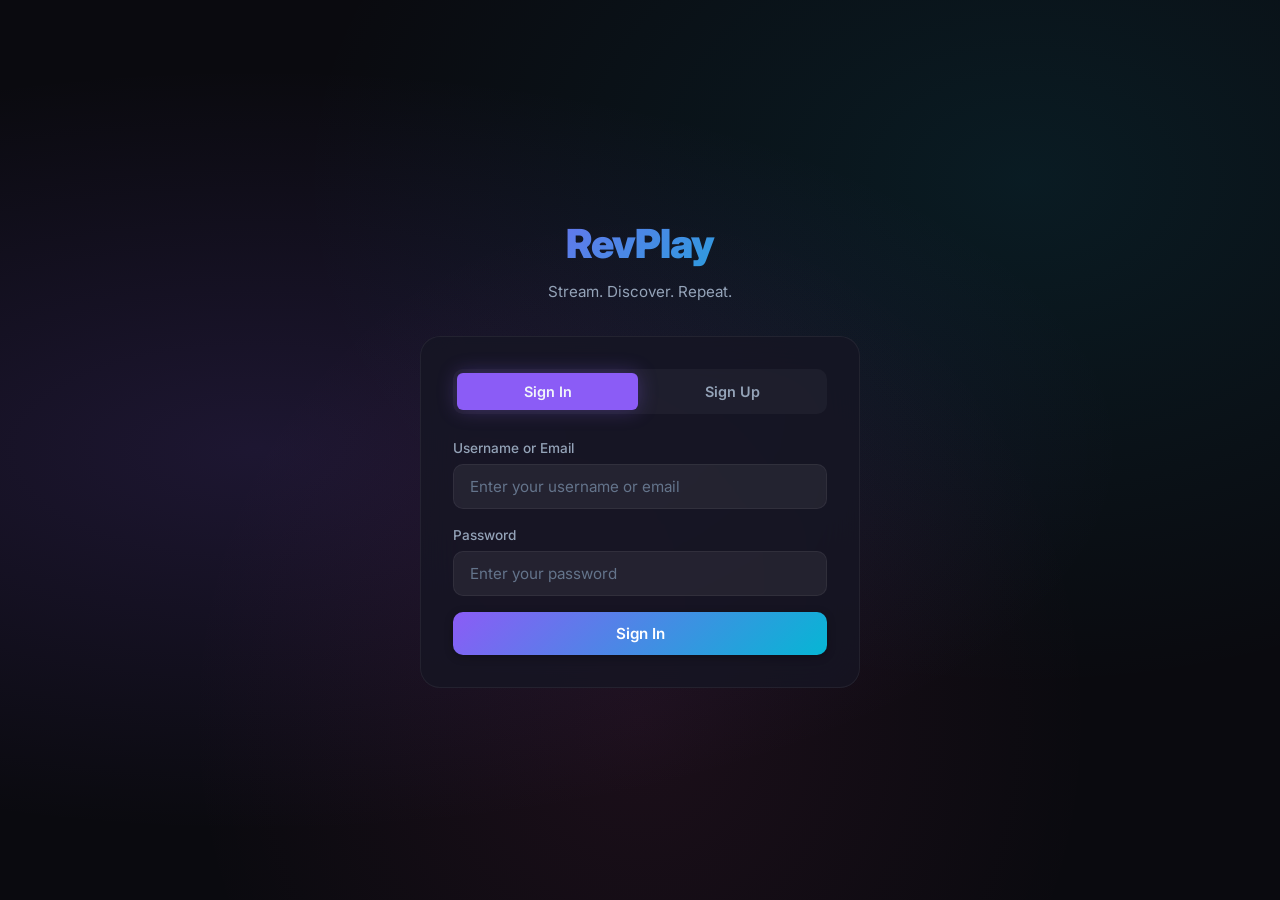
<file: target/classes/static/login.html>
<!DOCTYPE html>
<html lang="en">
<head>
    <meta charset="UTF-8">
    <meta name="viewport" content="width=device-width, initial-scale=1.0">
    <meta name="description" content="RevPlay — Sign in to stream your favorite music">
    <title>RevPlay — Sign In</title>
    <link rel="stylesheet" href="css/style.css">
</head>
<body>
    <div class="auth-page">
        <div class="auth-container">
            <!-- Logo -->
            <div class="auth-logo">
                <h1>RevPlay</h1>
                <p>Stream. Discover. Repeat.</p>
            </div>

            <!-- Auth Card -->
            <div class="auth-card">
                <!-- Tabs -->
                <div class="auth-tabs">
                    <button class="auth-tab active" id="loginTab" onclick="switchTab('login')">Sign In</button>
                    <button class="auth-tab" id="registerTab" onclick="switchTab('register')">Sign Up</button>
                </div>

                <!-- Error / Success Messages -->
                <div class="error-message" id="authError"></div>
                <div class="success-message" id="authSuccess"></div>

                <!-- Login Form -->
                <form class="auth-form active" id="loginForm" onsubmit="handleLogin(event)">
                    <div class="form-group">
                        <label for="loginUsername">Username or Email</label>
                        <input type="text" id="loginUsername" class="form-input" placeholder="Enter your username or email" required>
                    </div>
                    <div class="form-group">
                        <label for="loginPassword">Password</label>
                        <input type="password" id="loginPassword" class="form-input" placeholder="Enter your password" required>
                    </div>
                    <button type="submit" class="btn btn-primary btn-full" id="loginBtn">
                        <span class="btn-text">Sign In</span>
                        <span class="loading-spinner"></span>
                    </button>
                </form>

                <!-- Register Form -->
                <form class="auth-form" id="registerForm" onsubmit="handleRegister(event)">
                    <div class="form-group">
                        <label for="regUsername">Username</label>
                        <input type="text" id="regUsername" class="form-input" placeholder="Choose a username" minlength="3" maxlength="50" required>
                    </div>
                    <div class="form-group">
                        <label for="regEmail">Email</label>
                        <input type="email" id="regEmail" class="form-input" placeholder="your@email.com" required>
                    </div>
                    <div class="form-group">
                        <label for="regPassword">Password</label>
                        <input type="password" id="regPassword" class="form-input" placeholder="At least 6 characters" minlength="6" required>
                    </div>
                    <div class="form-group">
                        <label for="regDisplayName">Display Name</label>
                        <input type="text" id="regDisplayName" class="form-input" placeholder="Your display name">
                    </div>
                    <div class="form-group">
                        <label for="regRole">I am a...</label>
                        <select id="regRole" class="form-select" onchange="toggleArtistFields()">
                            <option value="USER">Listener</option>
                            <option value="ARTIST">Artist / Creator</option>
                        </select>
                    </div>
                    <div class="artist-fields" id="artistFields">
                        <div class="form-group">
                            <label for="regArtistName">Artist / Stage Name</label>
                            <input type="text" id="regArtistName" class="form-input" placeholder="Your artist name">
                        </div>
                    </div>
                    <button type="submit" class="btn btn-primary btn-full" id="registerBtn">
                        <span class="btn-text">Create Account</span>
                        <span class="loading-spinner"></span>
                    </button>
                </form>
            </div>
        </div>
    </div>

    <script src="js/api.js"></script>
    <script src="js/auth.js"></script>
</body>
</html>
</file>
<file: target/classes/static/css/style.css>
/* =============================================
   RevPlay — Premium Music Streaming Design System
   ============================================= */

/* ---- Google Font ---- */
@import url('https://fonts.googleapis.com/css2?family=Inter:wght@300;400;500;600;700;800;900&display=swap');

/* =============================================
   CSS Custom Properties (Design Tokens)
   ============================================= */
:root {
  /* Colors — Deep dark palette */
  --bg-primary: #0a0a0f;
  --bg-secondary: #12121a;
  --bg-tertiary: #1a1a2e;
  --bg-card: rgba(22, 22, 35, 0.8);
  --bg-glass: rgba(255, 255, 255, 0.04);
  --bg-glass-hover: rgba(255, 255, 255, 0.08);
  --bg-input: rgba(255, 255, 255, 0.06);

  /* Accent colors */
  --accent-primary: #8b5cf6;
  --accent-primary-hover: #7c3aed;
  --accent-secondary: #06b6d4;
  --accent-gradient: linear-gradient(135deg, #8b5cf6, #06b6d4);
  --accent-gradient-hover: linear-gradient(135deg, #7c3aed, #0891b2);
  --accent-glow: rgba(139, 92, 246, 0.3);
  --accent-pink: #ec4899;
  --accent-green: #10b981;
  --accent-amber: #f59e0b;

  /* Text colors */
  --text-primary: #f1f5f9;
  --text-secondary: #94a3b8;
  --text-muted: #64748b;
  --text-accent: #c4b5fd;

  /* Borders */
  --border-color: rgba(255, 255, 255, 0.06);
  --border-hover: rgba(255, 255, 255, 0.12);

  /* Spacing */
  --space-xs: 4px;
  --space-sm: 8px;
  --space-md: 16px;
  --space-lg: 24px;
  --space-xl: 32px;
  --space-2xl: 48px;
  --space-3xl: 64px;

  /* Border radius */
  --radius-sm: 6px;
  --radius-md: 10px;
  --radius-lg: 16px;
  --radius-xl: 20px;
  --radius-full: 9999px;

  /* Shadows */
  --shadow-sm: 0 2px 8px rgba(0, 0, 0, 0.3);
  --shadow-md: 0 4px 16px rgba(0, 0, 0, 0.4);
  --shadow-lg: 0 8px 32px rgba(0, 0, 0, 0.5);
  --shadow-glow: 0 0 20px var(--accent-glow);

  /* Typography */
  --font-family: 'Inter', -apple-system, BlinkMacSystemFont, sans-serif;

  /* Transitions */
  --transition-fast: 150ms ease;
  --transition-normal: 250ms ease;
  --transition-slow: 400ms cubic-bezier(0.4, 0, 0.2, 1);

  /* Layout */
  --header-height: 72px;
  --player-height: 90px;
  --sidebar-width: 240px;
  --max-width: 1400px;
}

/* =============================================
   Reset & Base
   ============================================= */
*,
*::before,
*::after {
  margin: 0;
  padding: 0;
  box-sizing: border-box;
}

html {
  font-size: 16px;
  scroll-behavior: smooth;
  -webkit-font-smoothing: antialiased;
  -moz-osx-font-smoothing: grayscale;
}

body {
  font-family: var(--font-family);
  background: var(--bg-primary);
  color: var(--text-primary);
  line-height: 1.6;
  min-height: 100vh;
  overflow-x: hidden;
}

a {
  color: var(--accent-primary);
  text-decoration: none;
  transition: color var(--transition-fast);
}

a:hover {
  color: var(--accent-secondary);
}

img {
  max-width: 100%;
  display: block;
}

button {
  font-family: inherit;
  cursor: pointer;
  border: none;
  outline: none;
}

input,
textarea,
select {
  font-family: inherit;
  outline: none;
}

ul,
ol {
  list-style: none;
}

/* =============================================
   Utilities
   ============================================= */
.sr-only {
  position: absolute;
  width: 1px;
  height: 1px;
  padding: 0;
  margin: -1px;
  overflow: hidden;
  clip: rect(0, 0, 0, 0);
  white-space: nowrap;
  border: 0;
}

.container {
  max-width: var(--max-width);
  margin: 0 auto;
  padding: 0 var(--space-lg);
}

/* =============================================
   Scrollbar
   ============================================= */
::-webkit-scrollbar {
  width: 6px;
}

::-webkit-scrollbar-track {
  background: transparent;
}

::-webkit-scrollbar-thumb {
  background: var(--bg-tertiary);
  border-radius: var(--radius-full);
}

::-webkit-scrollbar-thumb:hover {
  background: var(--text-muted);
}

/* =============================================
   Auth Pages (login.html)
   ============================================= */
.auth-page {
  min-height: 100vh;
  display: flex;
  align-items: center;
  justify-content: center;
  background:
    radial-gradient(ellipse at 20% 50%, rgba(139, 92, 246, 0.15), transparent 60%),
    radial-gradient(ellipse at 80% 20%, rgba(6, 182, 212, 0.1), transparent 50%),
    radial-gradient(ellipse at 50% 80%, rgba(236, 72, 153, 0.08), transparent 50%),
    var(--bg-primary);
  padding: var(--space-lg);
}

.auth-container {
  width: 100%;
  max-width: 440px;
  animation: fadeSlideUp 0.6s ease;
}

.auth-logo {
  text-align: center;
  margin-bottom: var(--space-xl);
}

.auth-logo h1 {
  font-size: 2.5rem;
  font-weight: 900;
  background: var(--accent-gradient);
  -webkit-background-clip: text;
  -webkit-text-fill-color: transparent;
  background-clip: text;
  letter-spacing: -1px;
}

.auth-logo p {
  color: var(--text-secondary);
  margin-top: var(--space-xs);
  font-size: 0.95rem;
}

.auth-card {
  background: var(--bg-card);
  border: 1px solid var(--border-color);
  border-radius: var(--radius-xl);
  padding: var(--space-xl);
  backdrop-filter: blur(20px);
  -webkit-backdrop-filter: blur(20px);
}

.auth-tabs {
  display: flex;
  gap: var(--space-xs);
  margin-bottom: var(--space-lg);
  background: var(--bg-glass);
  border-radius: var(--radius-md);
  padding: 4px;
}

.auth-tab {
  flex: 1;
  padding: 10px;
  text-align: center;
  font-size: 0.9rem;
  font-weight: 600;
  color: var(--text-secondary);
  background: transparent;
  border-radius: var(--radius-sm);
  transition: all var(--transition-normal);
}

.auth-tab.active {
  background: var(--accent-primary);
  color: var(--text-primary);
  box-shadow: var(--shadow-glow);
}

.auth-tab:hover:not(.active) {
  color: var(--text-primary);
  background: var(--bg-glass-hover);
}

.auth-form {
  display: none;
  flex-direction: column;
  gap: var(--space-md);
}

.auth-form.active {
  display: flex;
  animation: fadeIn 0.3s ease;
}

.form-group {
  display: flex;
  flex-direction: column;
  gap: var(--space-xs);
}

.form-group label {
  font-size: 0.85rem;
  font-weight: 500;
  color: var(--text-secondary);
}

.form-input {
  width: 100%;
  padding: 12px 16px;
  font-size: 0.95rem;
  color: var(--text-primary);
  background: var(--bg-input);
  border: 1px solid var(--border-color);
  border-radius: var(--radius-md);
  transition: all var(--transition-fast);
}

.form-input:focus {
  border-color: var(--accent-primary);
  box-shadow: 0 0 0 3px rgba(139, 92, 246, 0.15);
  background: rgba(255, 255, 255, 0.08);
}

.form-input::placeholder {
  color: var(--text-muted);
}

.form-select {
  width: 100%;
  padding: 12px 16px;
  font-size: 0.95rem;
  color: var(--text-primary);
  background: var(--bg-input);
  border: 1px solid var(--border-color);
  border-radius: var(--radius-md);
  transition: all var(--transition-fast);
  cursor: pointer;
  appearance: none;
  background-image: url("data:image/svg+xml,%3Csvg xmlns='http://www.w3.org/2000/svg' width='12' height='12' fill='%2394a3b8' viewBox='0 0 16 16'%3E%3Cpath d='M8 11L3 6h10l-5 5z'/%3E%3C/svg%3E");
  background-repeat: no-repeat;
  background-position: right 16px center;
}

.form-select:focus {
  border-color: var(--accent-primary);
  box-shadow: 0 0 0 3px rgba(139, 92, 246, 0.15);
}

.form-select option {
  background: var(--bg-secondary);
  color: var(--text-primary);
}

.artist-fields {
  display: none;
  flex-direction: column;
  gap: var(--space-md);
  animation: fadeIn 0.3s ease;
}

.artist-fields.visible {
  display: flex;
}

.btn {
  display: inline-flex;
  align-items: center;
  justify-content: center;
  gap: var(--space-sm);
  padding: 12px 24px;
  font-size: 0.95rem;
  font-weight: 600;
  border-radius: var(--radius-md);
  transition: all var(--transition-normal);
  cursor: pointer;
  border: none;
  position: relative;
  overflow: hidden;
}

.btn-primary {
  background: var(--accent-gradient);
  color: white;
  box-shadow: var(--shadow-sm);
}

.btn-primary:hover {
  background: var(--accent-gradient-hover);
  box-shadow: var(--shadow-glow);
  transform: translateY(-1px);
}

.btn-primary:active {
  transform: translateY(0);
}

.btn-primary:disabled {
  opacity: 0.6;
  cursor: not-allowed;
  transform: none;
}

.btn-ghost {
  background: var(--bg-glass);
  color: var(--text-primary);
  border: 1px solid var(--border-color);
}

.btn-ghost:hover {
  background: var(--bg-glass-hover);
  border-color: var(--border-hover);
}

.btn-icon {
  width: 40px;
  height: 40px;
  padding: 0;
  border-radius: var(--radius-full);
  background: var(--bg-glass);
  color: var(--text-secondary);
  font-size: 1.1rem;
  border: none;
  display: inline-flex;
  align-items: center;
  justify-content: center;
  transition: all var(--transition-fast);
}

.btn-icon:hover {
  background: var(--bg-glass-hover);
  color: var(--text-primary);
}

.btn-full {
  width: 100%;
}

.error-message {
  color: #f87171;
  font-size: 0.85rem;
  text-align: center;
  padding: var(--space-sm) var(--space-md);
  background: rgba(248, 113, 113, 0.1);
  border-radius: var(--radius-sm);
  display: none;
}

.error-message.show {
  display: block;
  animation: shake 0.4s ease;
}

.success-message {
  color: var(--accent-green);
  font-size: 0.85rem;
  text-align: center;
  padding: var(--space-sm) var(--space-md);
  background: rgba(16, 185, 129, 0.1);
  border-radius: var(--radius-sm);
  display: none;
}

.success-message.show {
  display: block;
}

.loading-spinner {
  width: 20px;
  height: 20px;
  border: 2px solid rgba(255, 255, 255, 0.3);
  border-top: 2px solid white;
  border-radius: 50%;
  animation: spin 0.6s linear infinite;
  display: none;
}

.btn.loading .loading-spinner {
  display: inline-block;
}

.btn.loading .btn-text {
  opacity: 0;
}

/* =============================================
   Main App Layout (index.html)
   ============================================= */
.app-layout {
  display: flex;
  flex-direction: column;
  min-height: 100vh;
  padding-bottom: var(--player-height);
}

/* ---- Header ---- */
.app-header {
  position: sticky;
  top: 0;
  z-index: 100;
  display: flex;
  align-items: center;
  justify-content: space-between;
  padding: 0 var(--space-lg);
  height: var(--header-height);
  background: rgba(10, 10, 15, 0.85);
  backdrop-filter: blur(20px);
  -webkit-backdrop-filter: blur(20px);
  border-bottom: 1px solid var(--border-color);
}

.header-left {
  display: flex;
  align-items: center;
  gap: var(--space-lg);
}

.logo {
  font-size: 1.6rem;
  font-weight: 900;
  background: var(--accent-gradient);
  -webkit-background-clip: text;
  -webkit-text-fill-color: transparent;
  background-clip: text;
  letter-spacing: -0.5px;
  white-space: nowrap;
}

.search-bar {
  position: relative;
  width: 400px;
}

.search-bar input {
  width: 100%;
  padding: 10px 16px 10px 44px;
  font-size: 0.9rem;
  color: var(--text-primary);
  background: rgba(255, 255, 255, 0.08);
  border: 1px solid rgba(255, 255, 255, 0.18);
  border-radius: var(--radius-full);
  transition: all var(--transition-fast);
}

.search-bar input:focus {
  background: var(--bg-glass-hover);
  border-color: var(--accent-primary);
  box-shadow: 0 0 0 3px rgba(139, 92, 246, 0.1);
}

.search-bar input::placeholder {
  color: var(--text-muted);
}

.search-bar .search-icon {
  position: absolute;
  left: 16px;
  top: 50%;
  transform: translateY(-50%);
  color: rgba(255, 255, 255, 0.5);
  font-size: 0.9rem;
  pointer-events: none;
}

.header-right {
  display: flex;
  align-items: center;
  gap: var(--space-md);
}

/* ---- Navigation Menu ---- */
.nav-menu {
  display: flex;
  align-items: center;
  gap: var(--space-md);
  margin-right: var(--space-lg);
}

.nav-link {
  display: flex;
  align-items: center;
  gap: 8px;
  /* Slightly more gap for SVG */
  padding: 8px 16px;
  background: transparent;
  color: var(--text-secondary);
  border: 1px solid transparent;
  border-radius: var(--radius-full);
  font-size: 0.95rem;
  font-weight: 500;
  cursor: pointer;
  transition: all var(--transition-fast);
}

.nav-link svg {
  color: var(--text-secondary);
  /* Icon matches text color */
}

.nav-link:hover,
.nav-link:hover svg {
  background: var(--bg-glass);
  color: var(--text-primary);
  /* Turn icon white on hover */
}

.nav-link.active,
.nav-link.active svg {
  background: white;
  color: black;
  border-color: white;
}

.nav-link.highlight {
  background: rgba(139, 92, 246, 0.1);
  color: #c4b5fd;
  border-color: rgba(139, 92, 246, 0.3);
}

.nav-link.highlight:hover {
  background: rgba(139, 92, 246, 0.2);
  color: white;
}

/* ---- User Profile Bar ---- */
.user-profile-bar {
  display: flex;
  align-items: center;
  gap: 12px;
  padding: 6px 16px;
  background: var(--bg-secondary);
  border: 1px solid var(--border-color);
  border-radius: var(--radius-full);
  position: relative;
  cursor: pointer;
  transition: all var(--transition-fast);
}

.user-profile-bar:hover {
  background: var(--bg-glass-hover);
}

.user-dropdown-menu {
  position: absolute;
  top: calc(100% + 8px);
  right: 0;
  background: var(--bg-card);
  border: 1px solid var(--border-color);
  border-radius: var(--radius-md);
  padding: 8px 0;
  min-width: 160px;
  box-shadow: var(--shadow-lg);
  display: none;
  flex-direction: column;
  z-index: 1000;
}

.user-dropdown-menu.show {
  display: flex;
  animation: fadeIn 0.15s ease-out;
}

.user-dropdown-item {
  display: flex;
  align-items: center;
  gap: 8px;
  padding: 10px 16px;
  color: var(--text-secondary);
  font-size: 0.9rem;
  font-weight: 500;
  cursor: pointer;
  background: transparent;
  border: none;
  width: 100%;
  text-align: left;
  transition: all var(--transition-fast);
}

.user-dropdown-item:hover {
  background: var(--bg-glass-hover);
  color: var(--text-primary);
}

.user-dropdown-item.danger {
  color: #f87171;
}

.user-dropdown-item.danger:hover {
  background: rgba(248, 113, 113, 0.1);
}

.user-info-text {
  display: flex;
  flex-direction: column;
  align-items: flex-end;
  justify-content: center;
}

.user-name-text {
  font-size: 0.85rem;
  font-weight: 600;
  color: var(--text-primary);
  line-height: 1.2;
}

.user-role-text {
  font-size: 0.7rem;
  color: var(--text-muted);
  text-transform: uppercase;
  letter-spacing: 0.5px;
}

.user-avatar-small {
  width: 32px;
  height: 32px;
  border-radius: var(--radius-full);
  background: var(--accent-gradient);
  display: flex;
  align-items: center;
  justify-content: center;
  font-weight: 700;
  font-size: 0.8rem;
  color: white;
}

/* ---- Main Content ---- */
.content-wrapper {
  display: flex;
  flex: 1;
  width: 100%;
  position: relative;
}

.main-content {
  flex: 1;
  min-width: 0;
  padding: var(--space-md) var(--space-lg);
  overflow-y: auto;
}

/* ---- Right "Now Playing" Panel ---- */
.right-panel {
  width: 320px;
  background: var(--bg-secondary);
  border-left: 1px solid var(--border-color);
  padding: var(--space-md);
  display: flex;
  flex-direction: column;
  gap: var(--space-lg);
  position: sticky;
  top: var(--header-height);
  height: calc(100vh - var(--header-height) - var(--player-height));
  overflow-y: auto;
  animation: slideInRight 0.3s ease;
}

@keyframes slideInRight {
  from {
    transform: translateX(100%);
    opacity: 0;
  }

  to {
    transform: translateX(0);
    opacity: 1;
  }
}

.right-panel-header {
  display: flex;
  align-items: center;
  justify-content: space-between;
}

.right-panel-header h3 {
  font-size: 1.1rem;
  font-weight: 700;
}

.right-panel-cover {
  width: 100%;
  aspect-ratio: 1 / 1;
  border-radius: var(--radius-lg);
  overflow: hidden;
  box-shadow: var(--shadow-md);
  background: var(--bg-tertiary);
  display: flex;
  align-items: center;
  justify-content: center;
}

.right-panel-cover img {
  width: 100%;
  height: 100%;
  object-fit: cover;
}

.right-panel-track-info {
  display: flex;
  flex-direction: column;
  gap: 4px;
}

.right-panel-track-info h3 {
  font-size: 1.4rem;
  font-weight: 800;
  letter-spacing: -0.5px;
  color: var(--text-primary);
}

.right-panel-track-info p {
  color: var(--text-secondary);
  font-size: 0.95rem;
  font-weight: 500;
}

.right-panel-about {
  background: var(--bg-card);
  border-radius: var(--radius-md);
  padding: var(--space-md);
  margin-top: auto;
  /* Push to bottom naturally if there's space, or just spacing */
}

.about-header h4 {
  font-size: 0.85rem;
  text-transform: uppercase;
  letter-spacing: 0.5px;
  color: var(--text-muted);
  margin-bottom: var(--space-sm);
}

.about-content {
  display: flex;
  align-items: center;
  gap: var(--space-sm);
}

.about-avatar {
  width: 48px;
  height: 48px;
  border-radius: 50%;
  background: var(--accent-gradient);
  display: flex;
  align-items: center;
  justify-content: center;
  font-weight: 700;
  font-size: 1.2rem;
  color: white;
}

.about-content h5 {
  font-size: 1rem;
  font-weight: 600;
  color: var(--text-primary);
}

/* ---- Section Headers ---- */
.section-header {
  display: flex;
  align-items: center;
  justify-content: space-between;
  margin-bottom: var(--space-lg);
}

.section-title {
  font-size: 1.6rem;
  font-weight: 800;
  letter-spacing: -0.5px;
}

.section-subtitle {
  color: var(--text-secondary);
  font-size: 0.9rem;
  margin-top: 2px;
}

.see-all-link {
  font-size: 0.85rem;
  font-weight: 600;
  color: var(--text-secondary);
  cursor: pointer;
  transition: color var(--transition-fast);
  background: none;
  border: none;
}

.see-all-link:hover {
  color: var(--accent-primary);
}

/* ---- Hero / Welcome Section ---- */
.hero-section {
  background:
    radial-gradient(ellipse at 30% 50%, rgba(139, 92, 246, 0.12), transparent 50%),
    radial-gradient(ellipse at 70% 30%, rgba(6, 182, 212, 0.08), transparent 40%);
  border-radius: var(--radius-xl);
  padding: var(--space-lg) var(--space-lg);
  margin-bottom: var(--space-lg);
  border: 1px solid var(--border-color);
  position: relative;
  overflow: hidden;
}

.hero-section::before {
  content: '';
  position: absolute;
  top: -50%;
  right: -20%;
  width: 400px;
  height: 400px;
  background: radial-gradient(circle, rgba(139, 92, 246, 0.1), transparent 60%);
  border-radius: 50%;
  animation: float 8s ease-in-out infinite;
}

.hero-title {
  font-size: 1.5rem;
  font-weight: 900;
  margin-bottom: 4px;
  letter-spacing: -0.5px;
  position: relative;
}

.hero-title span {
  background: var(--accent-gradient);
  -webkit-background-clip: text;
  -webkit-text-fill-color: transparent;
  background-clip: text;
}

.hero-subtitle {
  color: var(--text-secondary);
  font-size: 0.9rem;
  position: relative;
}

/* ---- Genre Filter Pills ---- */
.genre-section {
  margin-bottom: var(--space-lg);
}

.genre-section .section-title {
  font-size: 1.3rem;
  font-weight: 600;
  color: var(--text-secondary);
}

.genre-pills {
  display: flex;
  gap: var(--space-sm);
  overflow-x: auto;
  padding-bottom: var(--space-sm);
  scrollbar-width: none;
}

.genre-pills::-webkit-scrollbar {
  display: none;
}

.genre-pill {
  flex-shrink: 0;
  padding: 8px 20px;
  font-size: 0.85rem;
  font-weight: 500;
  color: var(--text-secondary);
  background: rgba(255, 255, 255, 0.07);
  border: none;
  border-radius: var(--radius-full);
  cursor: pointer;
  transition: all var(--transition-normal);
  white-space: nowrap;
}

.genre-pill:hover {
  background: rgba(255, 255, 255, 0.15);
  color: white;
}

.genre-pill.active {
  background: white;
  color: black;
  font-weight: 600;
}

/* ---- Song Grid ---- */
.songs-section {
  margin-bottom: var(--space-2xl);
}

.song-grid {
  display: grid;
  grid-template-columns: repeat(auto-fill, minmax(190px, 1fr));
  gap: var(--space-lg);
}

.song-card {
  background: var(--bg-card);
  border: 1px solid var(--border-color);
  border-radius: var(--radius-lg);
  padding: var(--space-md);
  cursor: pointer;
  transition: all var(--transition-normal);
  position: relative;
  overflow: hidden;
}

.song-card:hover {
  background: var(--bg-glass-hover);
  border-color: var(--border-hover);
  transform: translateY(-4px);
  box-shadow: var(--shadow-lg);
}

.song-card-cover {
  position: relative;
  width: 100%;
  padding-top: 100%;
  border-radius: var(--radius-md);
  overflow: hidden;
  margin-bottom: var(--space-md);
  background: var(--bg-tertiary);
}

.song-card-cover img {
  position: absolute;
  top: 0;
  left: 0;
  width: 100%;
  height: 100%;
  object-fit: cover;
}

.song-card-cover .cover-placeholder {
  position: absolute;
  top: 0;
  left: 0;
  width: 100%;
  height: 100%;
  display: flex;
  align-items: center;
  justify-content: center;
  font-size: 3rem;
  color: var(--text-muted);
}

.song-card-play {
  position: absolute;
  right: 12px;
  bottom: 12px;
  width: 44px;
  height: 44px;
  border-radius: var(--radius-full);
  background: var(--accent-primary);
  color: white;
  display: flex;
  align-items: center;
  justify-content: center;
  font-size: 1.2rem;
  opacity: 0;
  transform: translateY(10px);
  transition: all var(--transition-normal);
  box-shadow: var(--shadow-md);
  z-index: 2;
  border: none;
}

.song-card:hover .song-card-play {
  opacity: 1;
  transform: translateY(0);
}

.song-card-play:hover {
  background: var(--accent-primary-hover);
  transform: scale(1.05) translateY(0) !important;
}

.song-card-actions {
  position: absolute;
  top: 10px;
  right: 10px;
  z-index: 10;
  display: flex;
  gap: 4px;
}

.btn-favorite {
  background: rgba(0, 0, 0, 0.5);
  border: 1px solid rgba(255, 255, 255, 0.1);
  border-radius: 50%;
  width: 32px;
  height: 32px;
  display: flex;
  align-items: center;
  justify-content: center;
  color: var(--text-muted);
  font-size: 1rem;
  cursor: pointer;
  transition: all var(--transition-fast);
  backdrop-filter: blur(4px);
}

.btn-favorite:hover {
  color: white;
  transform: scale(1.1);
  background: rgba(0, 0, 0, 0.7);
}

.btn-favorite.active {
  color: var(--accent-pink);
}

.btn-remove-song {
  position: absolute;
  top: 8px;
  right: 8px;
  width: 28px;
  height: 28px;
  border-radius: 50%;
  background: rgba(0, 0, 0, 0.7);
  color: #f87171;
  border: none;
  font-size: 0.85rem;
  cursor: pointer;
  display: flex;
  align-items: center;
  justify-content: center;
  transition: all var(--transition-fast);
  z-index: 10;
}

.btn-remove-song:hover {
  background: #f87171;
  color: white;
  transform: scale(1.1);
}

/* ---- Playlist Row ---- */
.playlist-row {
  display: flex;
  align-items: center;
  justify-content: space-between;
  padding: var(--space-md);
  background: var(--bg-card);
  border: 1px solid var(--border-color);
  border-radius: var(--radius-md);
  margin-bottom: var(--space-sm);
  cursor: pointer;
  transition: all var(--transition-fast);
}

.playlist-row:hover {
  background: var(--bg-glass-hover);
  border-color: var(--border-hover);
  transform: translateX(4px);
}

.playlist-info h4 {
  margin: 0 0 4px 0;
  font-size: 1.1rem;
  color: var(--text-primary);
}

.playlist-info p {
  margin: 0;
  font-size: 0.85rem;
  color: var(--text-secondary);
}

.playlist-stats {
  font-size: 0.85rem;
  color: var(--text-muted);
}



.song-card-title {
  font-size: 0.95rem;
  font-weight: 600;
  white-space: nowrap;
  overflow: hidden;
  text-overflow: ellipsis;
  margin-bottom: 2px;
}

.song-card-artist {
  font-size: 0.82rem;
  color: var(--text-secondary);
  white-space: nowrap;
  overflow: hidden;
  text-overflow: ellipsis;
}

.song-card-meta {
  display: flex;
  align-items: center;
  gap: var(--space-sm);
  margin-top: var(--space-xs);
  font-size: 0.75rem;
  color: var(--text-muted);
}

.song-card.playing {
  border-color: var(--accent-primary);
  box-shadow: 0 0 0 1px var(--accent-primary), var(--shadow-glow);
}

.song-card.playing .song-card-play {
  opacity: 1;
  transform: translateY(0);
}

/* ---- Upload Modal ---- */
.modal-overlay {
  position: fixed;
  top: 0;
  left: 0;
  width: 100%;
  height: 100%;
  background: rgba(0, 0, 0, 0.7);
  backdrop-filter: blur(8px);
  -webkit-backdrop-filter: blur(8px);
  z-index: 500;
  display: none;
  align-items: center;
  justify-content: center;
  padding: var(--space-lg);
}

.modal-overlay.show {
  display: flex;
  animation: fadeIn 0.2s ease;
}

.modal {
  background: var(--bg-secondary);
  border: 1px solid var(--border-color);
  border-radius: var(--radius-xl);
  padding: var(--space-xl);
  width: 100%;
  max-width: 520px;
  max-height: 90vh;
  overflow-y: auto;
  animation: scaleIn 0.3s ease;
}

.modal-header {
  display: flex;
  align-items: center;
  justify-content: space-between;
  margin-bottom: var(--space-lg);
}

.modal-title {
  font-size: 1.3rem;
  font-weight: 700;
}

.modal-close {
  width: 36px;
  height: 36px;
  border-radius: var(--radius-full);
  background: var(--bg-glass);
  color: var(--text-secondary);
  display: flex;
  align-items: center;
  justify-content: center;
  border: none;
  cursor: pointer;
  font-size: 1.2rem;
  transition: all var(--transition-fast);
}

.modal-close:hover {
  background: var(--bg-glass-hover);
  color: var(--text-primary);
}

.file-drop-zone {
  border: 2px dashed var(--border-color);
  border-radius: var(--radius-lg);
  padding: var(--space-xl);
  text-align: center;
  cursor: pointer;
  transition: all var(--transition-normal);
  margin-bottom: var(--space-md);
}

.file-drop-zone:hover,
.file-drop-zone.dragover {
  border-color: var(--accent-primary);
  background: rgba(139, 92, 246, 0.05);
}

.file-drop-zone .drop-icon {
  font-size: 2.5rem;
  margin-bottom: var(--space-sm);
  color: var(--text-muted);
}

.file-drop-zone .drop-text {
  color: var(--text-secondary);
  font-size: 0.9rem;
}

.file-drop-zone .drop-text strong {
  color: var(--accent-primary);
}

.file-selected {
  font-size: 0.85rem;
  color: var(--accent-green);
  margin-top: var(--space-sm);
}

/* ---- Bottom Player Bar ---- */
.player-bar {
  position: fixed;
  bottom: 0;
  left: 0;
  right: 0;
  height: var(--player-height);
  background: rgba(10, 10, 15, 0.95);
  backdrop-filter: blur(30px);
  -webkit-backdrop-filter: blur(30px);
  border-top: 1px solid var(--border-color);
  z-index: 300;
  display: flex;
  align-items: center;
  padding: 0 var(--space-lg);
  gap: var(--space-lg);
  transform: translateY(100%);
  transition: transform var(--transition-slow);
}

.player-bar.show {
  transform: translateY(0);
}

.player-info {
  display: flex;
  align-items: center;
  gap: var(--space-md);
  min-width: 220px;
  max-width: 300px;
}

.player-cover {
  width: 56px;
  height: 56px;
  border-radius: var(--radius-sm);
  overflow: hidden;
  flex-shrink: 0;
  background: var(--bg-tertiary);
}

.player-cover img {
  width: 100%;
  height: 100%;
  object-fit: cover;
}

.player-cover .cover-placeholder-mini {
  width: 100%;
  height: 100%;
  display: flex;
  align-items: center;
  justify-content: center;
  font-size: 1.5rem;
  color: var(--text-muted);
  background: linear-gradient(135deg, var(--bg-tertiary), var(--bg-secondary));
}

.player-track-info {
  overflow: hidden;
}

.player-track-title {
  font-size: 0.9rem;
  font-weight: 600;
  white-space: nowrap;
  overflow: hidden;
  text-overflow: ellipsis;
}

.player-track-artist {
  font-size: 0.8rem;
  color: var(--text-secondary);
  white-space: nowrap;
  overflow: hidden;
  text-overflow: ellipsis;
}

.player-controls {
  flex: 1;
  display: flex;
  flex-direction: column;
  align-items: center;
  gap: var(--space-sm);
}

.player-buttons {
  display: flex;
  align-items: center;
  gap: var(--space-md);
}

.player-btn {
  background: none;
  border: none;
  color: white;
  font-size: 1.3rem;
  cursor: pointer;
  padding: var(--space-xs);
  transition: all var(--transition-fast);
  display: flex;
  align-items: center;
  justify-content: center;
}

.player-btn:hover {
  color: white;
  transform: scale(1.15);
}

.player-btn-play {
  width: 48px;
  height: 48px;
  border-radius: 50%;
  background: white;
  color: black;
  font-size: 1.4rem;
  display: flex;
  align-items: center;
  justify-content: center;
  transition: all var(--transition-fast);
  border: none;
  cursor: pointer;
}

.player-btn-play:hover {
  transform: scale(1.1);
  box-shadow: 0 0 20px rgba(255, 255, 255, 0.3);
}

.player-progress {
  display: flex;
  align-items: center;
  gap: var(--space-sm);
  width: 100%;
  max-width: 600px;
}

.player-time {
  font-size: 0.72rem;
  color: var(--text-muted);
  min-width: 38px;
  text-align: center;
  font-variant-numeric: tabular-nums;
}

.progress-bar {
  flex: 1;
  height: 4px;
  background: var(--bg-tertiary);
  border-radius: var(--radius-full);
  cursor: pointer;
  position: relative;
  overflow: hidden;
  transition: height var(--transition-fast);
}

.progress-bar:hover {
  height: 6px;
}

.progress-fill {
  height: 100%;
  background: var(--accent-primary);
  border-radius: var(--radius-full);
  width: 0%;
  position: relative;
  transition: width 0.1s linear;
}

.progress-bar:hover .progress-fill {
  background: var(--accent-gradient);
}

.player-volume {
  display: flex;
  align-items: center;
  gap: var(--space-sm);
  min-width: 150px;
  justify-content: flex-end;
}

.volume-bar {
  width: 100px;
  height: 4px;
  background: var(--bg-tertiary);
  border-radius: var(--radius-full);
  cursor: pointer;
  position: relative;
  overflow: hidden;
}

.volume-fill {
  height: 100%;
  background: var(--text-secondary);
  border-radius: var(--radius-full);
  width: 70%;
}

.volume-bar:hover .volume-fill {
  background: var(--accent-primary);
}

/* ---- Empty State ---- */
.empty-state {
  text-align: center;
  padding: var(--space-3xl) var(--space-lg);
  color: var(--text-muted);
}

.empty-state .empty-icon {
  font-size: 3rem;
  margin-bottom: var(--space-md);
  opacity: 0.5;
}

.empty-state h3 {
  font-size: 1.2rem;
  color: var(--text-secondary);
  margin-bottom: var(--space-sm);
}

.empty-state p {
  font-size: 0.9rem;
}

/* ---- Loading State ---- */
.loading-state {
  display: flex;
  align-items: center;
  justify-content: center;
  padding: var(--space-3xl);
}

.loading-dots {
  display: flex;
  gap: var(--space-sm);
}

.loading-dots span {
  width: 10px;
  height: 10px;
  background: var(--accent-primary);
  border-radius: 50%;
  animation: loadingDot 1.2s ease infinite;
}

.loading-dots span:nth-child(2) {
  animation-delay: 0.2s;
}

.loading-dots span:nth-child(3) {
  animation-delay: 0.4s;
}

/* ---- Toast Notification ---- */
.toast-container {
  position: fixed;
  top: var(--space-lg);
  right: var(--space-lg);
  z-index: 1000;
  display: flex;
  flex-direction: column;
  gap: var(--space-sm);
}

.toast {
  padding: 12px 20px;
  border-radius: var(--radius-md);
  font-size: 0.9rem;
  font-weight: 500;
  color: var(--text-primary);
  background: var(--bg-secondary);
  border: 1px solid var(--border-color);
  box-shadow: var(--shadow-lg);
  animation: slideInRight 0.3s ease;
  display: flex;
  align-items: center;
  gap: var(--space-sm);
}

.toast.success {
  border-left: 3px solid var(--accent-green);
}

.toast.error {
  border-left: 3px solid #f87171;
}

.toast.info {
  border-left: 3px solid var(--accent-secondary);
}

/* =============================================
   Animations
   ============================================= */
@keyframes fadeSlideUp {
  from {
    opacity: 0;
    transform: translateY(20px);
  }

  to {
    opacity: 1;
    transform: translateY(0);
  }
}

@keyframes fadeIn {
  from {
    opacity: 0;
  }

  to {
    opacity: 1;
  }
}

@keyframes scaleIn {
  from {
    opacity: 0;
    transform: scale(0.92);
  }

  to {
    opacity: 1;
    transform: scale(1);
  }
}

@keyframes shake {

  0%,
  100% {
    transform: translateX(0);
  }

  25% {
    transform: translateX(-6px);
  }

  75% {
    transform: translateX(6px);
  }
}

@keyframes spin {
  to {
    transform: rotate(360deg);
  }
}

@keyframes float {

  0%,
  100% {
    transform: translate(0, 0);
  }

  50% {
    transform: translate(30px, -30px);
  }
}

@keyframes loadingDot {

  0%,
  80%,
  100% {
    transform: scale(0.6);
    opacity: 0.4;
  }

  40% {
    transform: scale(1);
    opacity: 1;
  }
}

@keyframes slideInRight {
  from {
    opacity: 0;
    transform: translateX(100px);
  }

  to {
    opacity: 1;
    transform: translateX(0);
  }
}

@keyframes pulse {

  0%,
  100% {
    opacity: 1;
  }

  50% {
    opacity: 0.6;
  }
}

/* =============================================
   Responsive
   ============================================= */
@media (max-width: 1024px) {
  .search-bar {
    width: 280px;
  }

  .song-grid {
    grid-template-columns: repeat(auto-fill, minmax(160px, 1fr));
    gap: var(--space-md);
  }
}

@media (max-width: 768px) {
  :root {
    --header-height: 64px;
    --player-height: 80px;
  }

  .app-header {
    padding: 0 var(--space-md);
  }

  .search-bar {
    width: 180px;
  }

  .search-bar input {
    font-size: 0.85rem;
    padding: 8px 12px 8px 36px;
  }

  .main-content {
    padding: var(--space-lg) var(--space-md);
  }

  .hero-section {
    padding: var(--space-xl) var(--space-lg);
  }

  .hero-title {
    font-size: 1.6rem;
  }

  .song-grid {
    grid-template-columns: repeat(auto-fill, minmax(140px, 1fr));
    gap: var(--space-md);
  }

  .player-bar {
    padding: 0 var(--space-md);
    gap: var(--space-md);
  }

  .player-info {
    min-width: 120px;
    max-width: 160px;
  }

  .player-cover {
    width: 44px;
    height: 44px;
  }

  .player-volume {
    display: none;
  }

  .player-progress {
    max-width: 300px;
  }
}

@media (max-width: 480px) {
  .search-bar {
    display: none;
  }

  .song-grid {
    grid-template-columns: repeat(2, 1fr);
    gap: var(--space-sm);
  }

  .song-card {
    padding: var(--space-sm);
  }

  .hero-title {
    font-size: 1.3rem;
  }

  .hero-subtitle {
    font-size: 0.9rem;
  }
}

/* ---- Album Cards ---- */
.album-grid {
  display: grid;
  grid-template-columns: repeat(auto-fill, minmax(180px, 1fr));
  gap: var(--space-lg);
}

.album-card {
  background: var(--bg-card);
  border: 1px solid var(--border-color);
  border-radius: var(--radius-lg);
  padding: var(--space-md);
  cursor: pointer;
  transition: all var(--transition-normal);
}

.album-card:hover {
  transform: translateY(-4px);
  border-color: var(--border-hover);
  box-shadow: var(--shadow-lg);
}

.album-card-cover {
  width: 100%;
  padding-top: 100%;
  border-radius: var(--radius-md);
  overflow: hidden;
  margin-bottom: var(--space-md);
  background: var(--bg-tertiary);
  position: relative;
}

.album-card-cover .cover-placeholder {
  position: absolute;
  top: 0;
  left: 0;
  width: 100%;
  height: 100%;
  display: flex;
  align-items: center;
  justify-content: center;
  font-size: 3rem;
  color: var(--text-muted);
}

.album-card-info h4 {
  font-size: 0.95rem;
  font-weight: 600;
  color: var(--text-primary);
  white-space: nowrap;
  overflow: hidden;
  text-overflow: ellipsis;
  margin-bottom: 4px;
}

.album-card-info p {
  font-size: 0.8rem;
  color: var(--text-secondary);
  white-space: nowrap;
  overflow: hidden;
  text-overflow: ellipsis;
}
</file>
